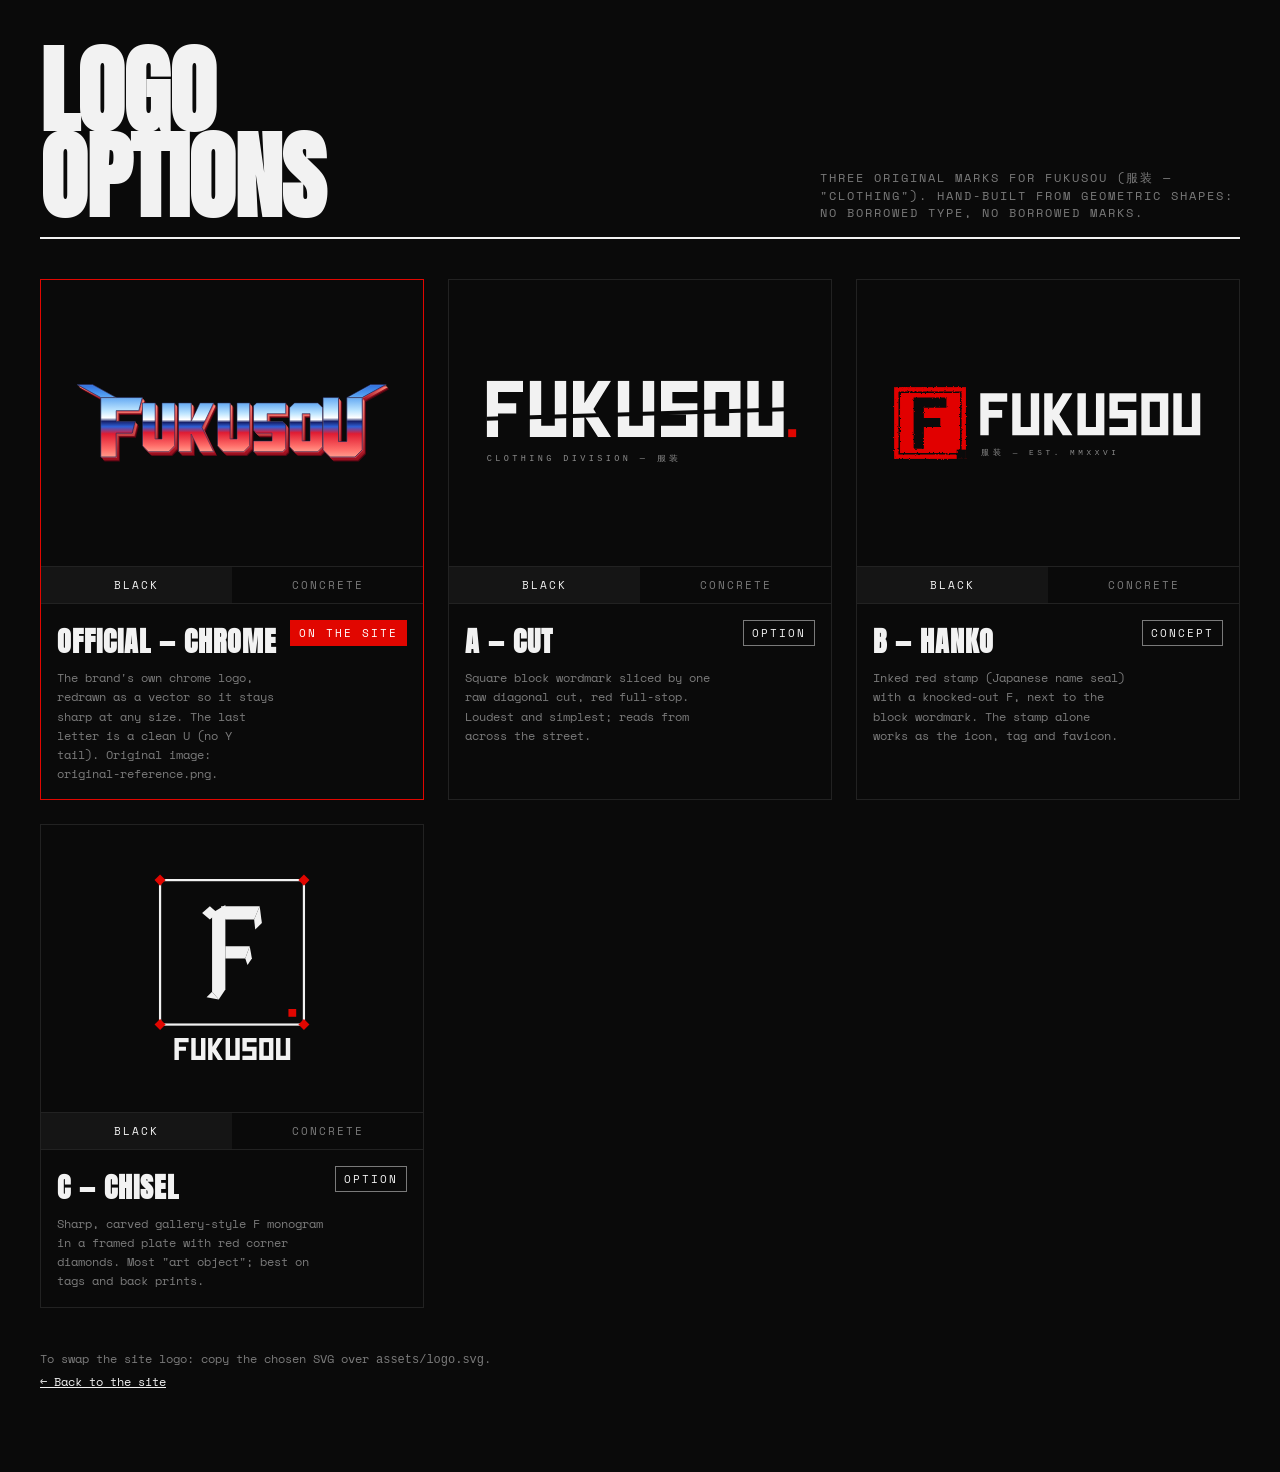
<file: logos/logos.html>
<!doctype html>
<html lang="en">
<head>
<meta charset="utf-8">
<meta name="viewport" content="width=device-width, initial-scale=1">
<title>FUKUSOU — Logo Options</title>
<link rel="icon" href="../assets/favicon.svg" type="image/svg+xml">
<link href="https://fonts.googleapis.com/css2?family=Anton&family=Space+Mono:wght@400;700&display=swap" rel="stylesheet">
<style>
  :root{--bg:#0a0a0a;--fg:#f2f2f2;--mute:#7a7a7a;--red:#e10600;--line:#222}
  *{box-sizing:border-box;margin:0;padding:0}
  body{background:var(--bg);color:var(--fg);font-family:'Space Mono',monospace;padding:48px 16px 80px}
  header{max-width:1200px;margin:0 auto 40px;display:flex;justify-content:space-between;align-items:end;gap:16px;flex-wrap:wrap;border-bottom:2px solid var(--fg);padding-bottom:16px}
  h1{font-family:'Anton',sans-serif;font-size:clamp(40px,8vw,96px);line-height:.9;letter-spacing:-1px}
  header p{color:var(--mute);font-size:12px;letter-spacing:2px;text-transform:uppercase;max-width:420px}
  .grid{max-width:1200px;margin:0 auto;display:grid;gap:24px;grid-template-columns:repeat(auto-fit,minmax(320px,1fr))}
  .opt{border:1px solid var(--line);display:flex;flex-direction:column}
  .opt.chosen{border-color:var(--red)}
  .stage{aspect-ratio:4/3;display:grid;place-items:center;padding:32px;background:#0a0a0a}
  .stage.alt{background:#2a2a2a}
  .stage img{max-width:100%;max-height:200px;width:auto;height:auto}
  .meta{padding:16px;border-top:1px solid var(--line);display:flex;justify-content:space-between;gap:12px;align-items:start}
  .meta h2{font-family:'Anton',sans-serif;font-size:28px;letter-spacing:1px}
  .meta p{font-size:12px;color:var(--mute);margin-top:6px;line-height:1.6}
  .tag{font-size:11px;letter-spacing:2px;padding:4px 8px;border:1px solid var(--mute);white-space:nowrap}
  .chosen .tag{background:var(--red);border-color:var(--red);color:#fff}
  .toggle{display:flex;border-top:1px solid var(--line)}
  .toggle button{flex:1;background:none;border:0;color:var(--mute);font:inherit;font-size:11px;letter-spacing:2px;padding:10px;cursor:pointer}
  .toggle button.on{color:var(--fg);background:#151515}
  footer{max-width:1200px;margin:40px auto 0;color:var(--mute);font-size:12px;line-height:1.8}
  a{color:var(--fg)}
</style>
</head>
<body>
<header>
  <h1>LOGO<br>OPTIONS</h1>
  <p>Three original marks for Fukusou (服装 — "clothing"). Hand-built from geometric shapes: no borrowed type, no borrowed marks.</p>
</header>
<div class="grid">
  <div class="opt chosen">
    <div class="stage"><img src="logo-chrome.svg" alt="Official chrome logo"></div>
    <div class="toggle"><button class="on" data-bg="">BLACK</button><button data-bg="alt">CONCRETE</button></div>
    <div class="meta"><div><h2>OFFICIAL — CHROME</h2><p>The brand's own chrome logo, redrawn as a vector so it stays sharp at any size. The last letter is a clean U (no Y tail). Original image: original-reference.png.</p></div><span class="tag">ON THE SITE</span></div>
  </div>
  <div class="opt">
    <div class="stage"><img src="logo-a-cut.svg" alt="Option A: Cut"></div>
    <div class="toggle"><button class="on" data-bg="">BLACK</button><button data-bg="alt">CONCRETE</button></div>
    <div class="meta"><div><h2>A — CUT</h2><p>Square block wordmark sliced by one raw diagonal cut, red full-stop. Loudest and simplest; reads from across the street.</p></div><span class="tag">OPTION</span></div>
  </div>
  <div class="opt">
    <div class="stage"><img src="logo-b-hanko.svg" alt="Option B: Hanko"></div>
    <div class="toggle"><button class="on" data-bg="">BLACK</button><button data-bg="alt">CONCRETE</button></div>
    <div class="meta"><div><h2>B — HANKO</h2><p>Inked red stamp (Japanese name seal) with a knocked-out F, next to the block wordmark. The stamp alone works as the icon, tag and favicon.</p></div><span class="tag">CONCEPT</span></div>
  </div>
  <div class="opt">
    <div class="stage"><img src="logo-c-chisel.svg" alt="Option C: Chisel"></div>
    <div class="toggle"><button class="on" data-bg="">BLACK</button><button data-bg="alt">CONCRETE</button></div>
    <div class="meta"><div><h2>C — CHISEL</h2><p>Sharp, carved gallery-style F monogram in a framed plate with red corner diamonds. Most "art object"; best on tags and back prints.</p></div><span class="tag">OPTION</span></div>
  </div>
</div>
<footer>
  To swap the site logo: copy the chosen SVG over <code>assets/logo.svg</code>.<br>
  <a href="../index.html">← Back to the site</a>
</footer>
<script>
  document.querySelectorAll('.opt').forEach(function(o){
    o.querySelectorAll('.toggle button').forEach(function(b){
      b.addEventListener('click',function(){
        o.querySelectorAll('.toggle button').forEach(function(x){x.classList.remove('on')});
        b.classList.add('on');
        o.querySelector('.stage').className='stage '+b.dataset.bg;
      });
    });
  });
</script>
</body>
</html>
</file>
